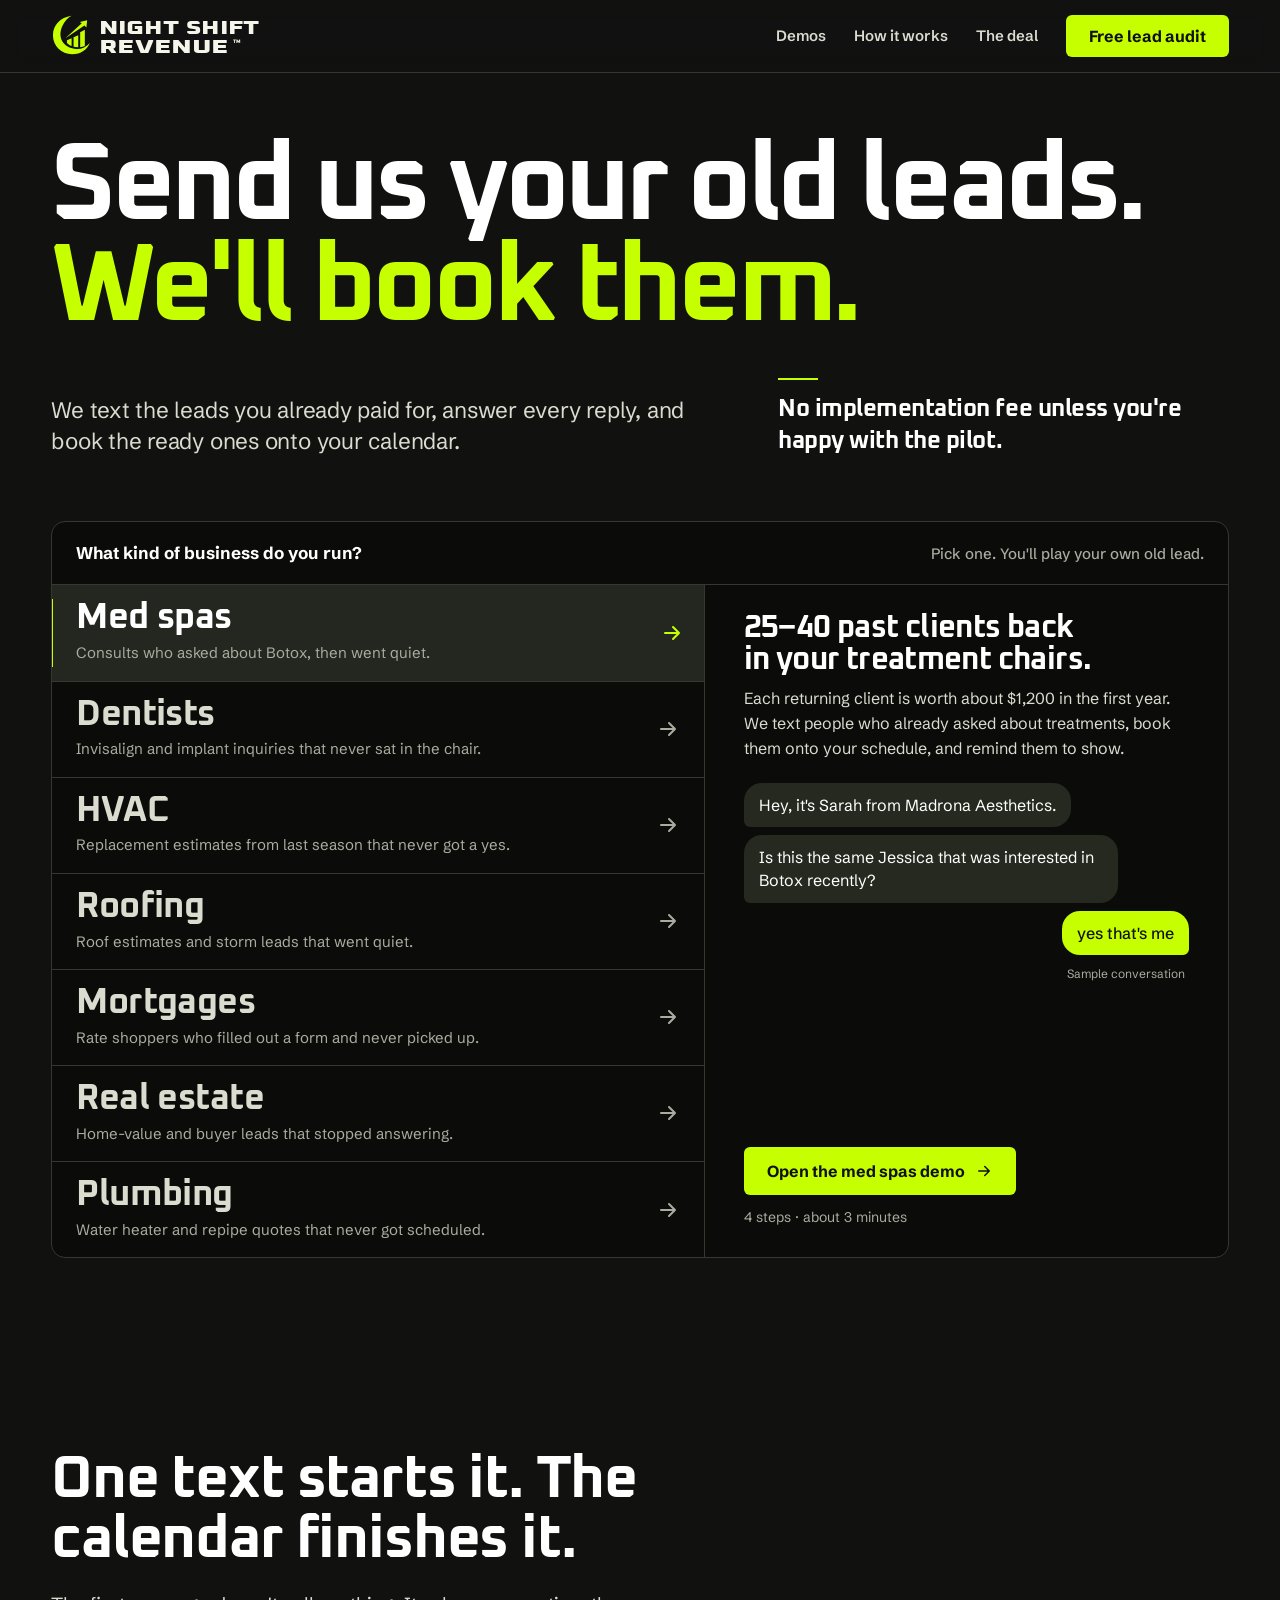
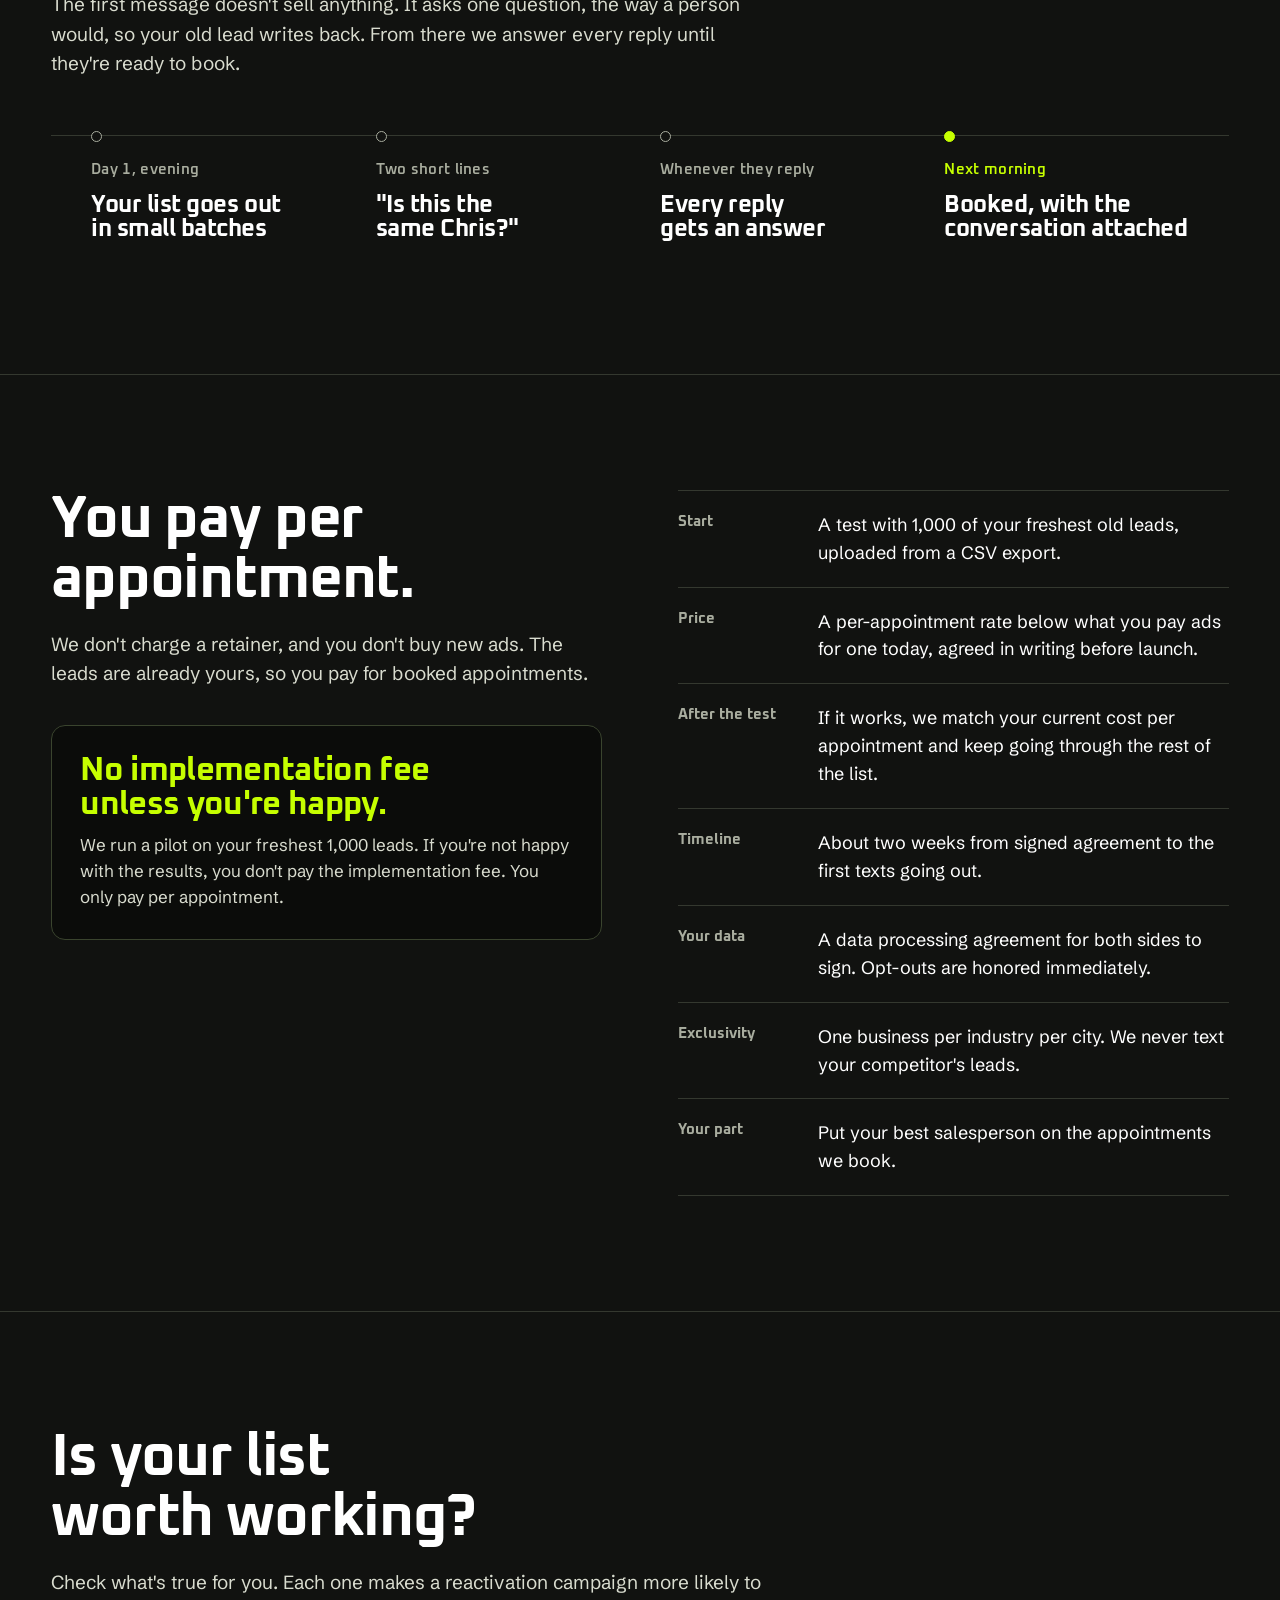
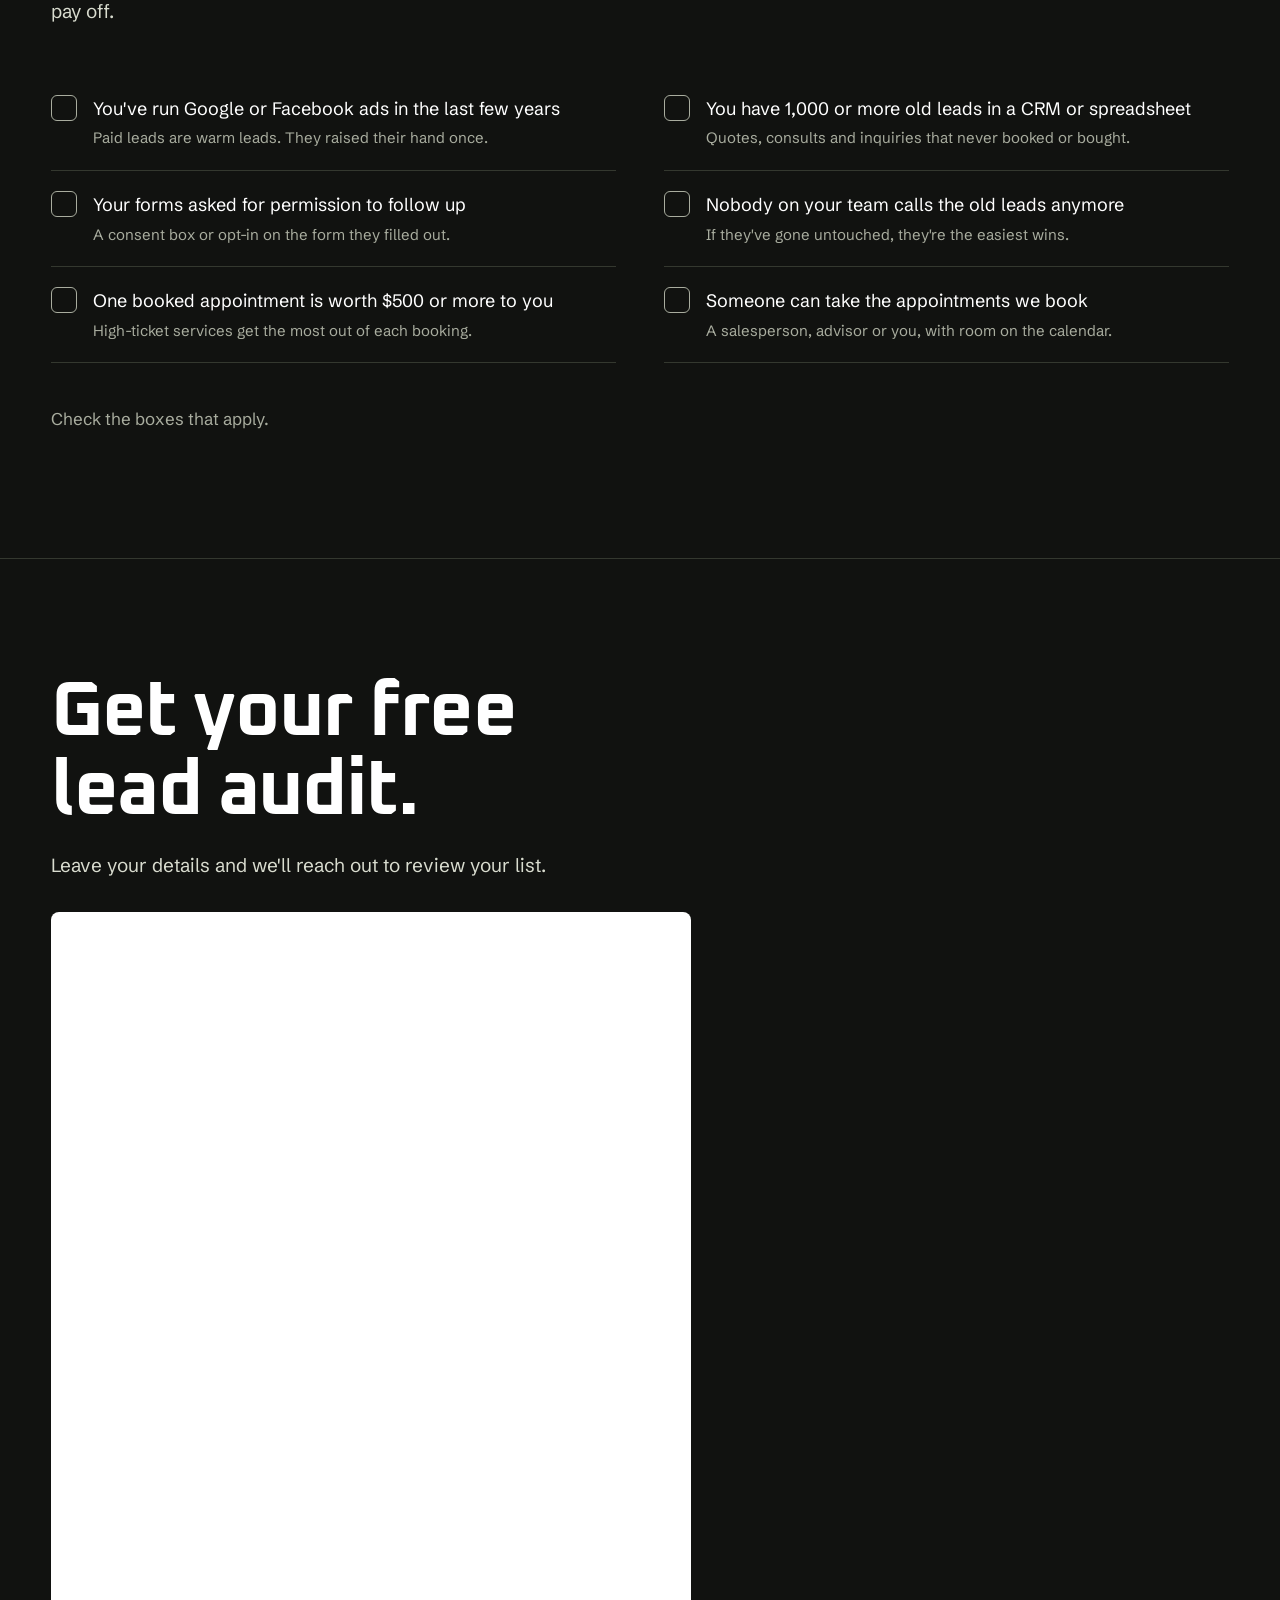
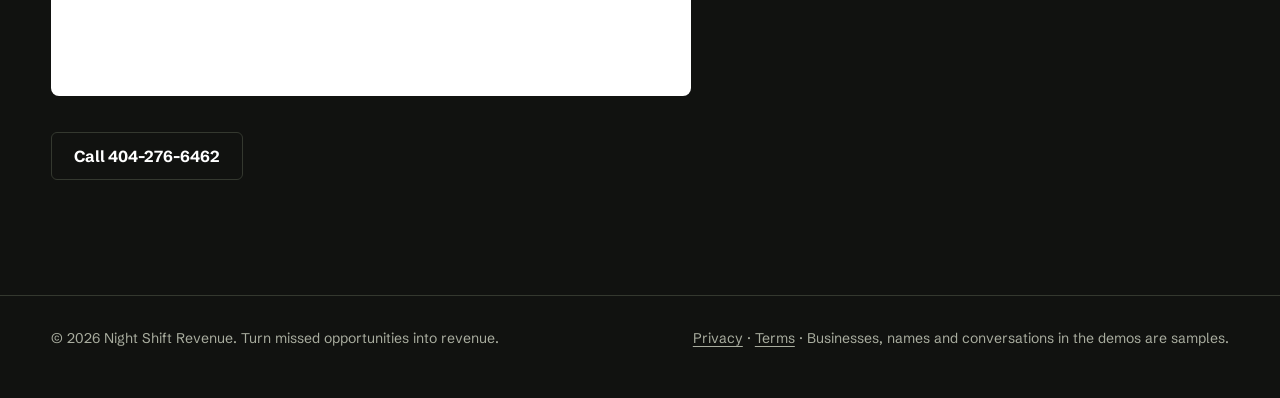
<file: index.html>
<!doctype html>
<html lang="en">
<head>
<meta charset="utf-8">
<meta name="viewport" content="width=device-width, initial-scale=1, viewport-fit=cover">
<title>Night Shift Revenue</title>
<meta name="description" content="We text your old leads, answer every reply, and book them onto your calendar. No implementation fee unless you're happy with the pilot. Pay per appointment.">
<link rel="icon" href="assets/brand/favicon.svg" type="image/svg+xml">
<link rel="apple-touch-icon" href="assets/brand/apple-touch-icon.png">
<link rel="canonical" href="https://nightshiftrevenue.com/">
<link rel="stylesheet" href="assets/styles.css">
</head>
<body>
<a class="skip" href="#main">Skip to content</a>

<header class="top">
  <div class="wrap">
    <a class="logo" href="index.html" aria-label="Night Shift Revenue home"><img src="assets/brand/lockup-horizontal-dark.svg" alt="Night Shift Revenue" width="540" height="124"></a>
    <nav aria-label="Main">
      <a href="#demos">Demos</a>
      <a href="#overnight">How it works</a>
      <a href="#deal">The deal</a>
      <a class="btn btn-lime" href="#audit">Free lead audit</a>
    </nav>
  </div>
</header>

<main id="main">
  <section class="hero" id="demos">
    <div class="wrap">
      <h1><span>Send us your old leads.</span> <em>We'll book them.</em></h1>
      <div class="hero-row">
        <p class="hero-sub">We text the leads you already paid for, answer every reply, and book the ready ones onto your calendar.</p>
        <p class="hero-promise">No implementation fee unless you're happy with the pilot.</p>
      </div>

      <div class="launcher">
        <p class="launcher-q">What kind of business do you run? <span>Pick one. You'll play your own old lead.</span></p>
        <ul class="niche-list" id="nicheList"></ul>
        <div class="preview" id="preview" aria-live="polite"></div>
      </div>
    </div>
  </section>

  <section class="section" id="overnight">
    <div class="wrap">
      <h2>One text starts it. The calendar finishes it.</h2>
      <p class="lede">The first message doesn't sell anything. It asks one question, the way a person would, so your old lead writes back. From there we answer every reply until they're ready to book.</p>
      <ol class="night">
        <li>
          <time>Day 1, evening</time>
          <h3>Your list goes out in small batches</h3>
        </li>
        <li>
          <time>Two short lines</time>
          <h3>"Is this the same Chris?"</h3>
        </li>
        <li>
          <time>Whenever they reply</time>
          <h3>Every reply gets an answer</h3>
        </li>
        <li>
          <time>Next morning</time>
          <h3>Booked, with the conversation attached</h3>
        </li>
      </ol>
    </div>
  </section>

  <section class="section" id="deal">
    <div class="wrap deal">
      <div>
        <h2>You pay per appointment.</h2>
        <p class="lede">We don't charge a retainer, and you don't buy new ads. The leads are already yours, so you pay for booked appointments.</p>
        <div class="guarantee">
          <h3>No implementation fee unless you're happy.</h3>
          <p>We run a pilot on your freshest 1,000 leads. If you're not happy with the results, you don't pay the implementation fee. You only pay per appointment.</p>
        </div>
      </div>
      <dl class="terms">
        <div><dt>Start</dt><dd>A test with 1,000 of your freshest old leads, uploaded from a CSV export.</dd></div>
        <div><dt>Price</dt><dd>A per-appointment rate below what you pay ads for one today, agreed in writing before launch.</dd></div>
        <div><dt>After the test</dt><dd>If it works, we match your current cost per appointment and keep going through the rest of the list.</dd></div>
        <div><dt>Timeline</dt><dd>About two weeks from signed agreement to the first texts going out.</dd></div>
        <div><dt>Your data</dt><dd>A data processing agreement for both sides to sign. Opt-outs are honored immediately.</dd></div>
        <div><dt>Exclusivity</dt><dd>One business per industry per city. We never text your competitor's leads.</dd></div>
        <div><dt>Your part</dt><dd>Put your best salesperson on the appointments we book.</dd></div>
      </dl>
    </div>
  </section>

  <section class="section" id="fit">
    <div class="wrap">
      <h2>Is your list worth working?</h2>
      <p class="lede">Check what's true for you. Each one makes a reactivation campaign more likely to pay off.</p>
      <div class="fit" id="fitList">
        <label><input class="check" type="checkbox"> <span>You've run Google or Facebook ads in the last few years<small>Paid leads are warm leads. They raised their hand once.</small></span></label>
        <label><input class="check" type="checkbox"> <span>You have 1,000 or more old leads in a CRM or spreadsheet<small>Quotes, consults and inquiries that never booked or bought.</small></span></label>
        <label><input class="check" type="checkbox"> <span>Your forms asked for permission to follow up<small>A consent box or opt-in on the form they filled out.</small></span></label>
        <label><input class="check" type="checkbox"> <span>Nobody on your team calls the old leads anymore<small>If they've gone untouched, they're the easiest wins.</small></span></label>
        <label><input class="check" type="checkbox"> <span>One booked appointment is worth $500 or more to you<small>High-ticket services get the most out of each booking.</small></span></label>
        <label><input class="check" type="checkbox"> <span>Someone can take the appointments we book<small>A salesperson, advisor or you, with room on the calendar.</small></span></label>
      </div>
      <div class="fit-out" aria-live="polite"><p id="fitMsg" class="idle">Check the boxes that apply.</p></div>
    </div>
  </section>

  <section class="section close">
    <div class="wrap">
      <h2>Get your free lead audit.</h2>
      <p class="lede">Leave your details and we'll reach out to review your list.</p>
      <div class="optin" id="audit">
        <iframe src="https://api.leadconnectorhq.com/widget/form/fLHzoXUsvdD3PKHsSopx" style="width:100%;height:760px;border:none;border-radius:4px" id="inline-fLHzoXUsvdD3PKHsSopx" data-layout="{'id':'INLINE'}" data-trigger-type="alwaysShow" data-activation-type="alwaysActivated" data-deactivation-type="neverDeactivate" data-form-name="NSR Website Opt-In" data-height="760" data-layout-iframe-id="inline-fLHzoXUsvdD3PKHsSopx" data-form-id="fLHzoXUsvdD3PKHsSopx" title="NSR Website Opt-In"></iframe>
        <script src="https://link.msgsndr.com/js/form_embed.js"></script>
      </div>
      <div class="row">
        <a class="btn btn-ghost" id="callBtn" href="tel:+14042766462">Call 404-276-6462</a>
      </div>
    </div>
  </section>
</main>

<footer class="foot">
  <div class="wrap">
    <span>© 2026 Night Shift Revenue. Turn missed opportunities into revenue.</span>
    <span><a href="/privacy">Privacy</a> · <a href="/terms">Terms</a> · Businesses, names and conversations in the demos are samples.</span>
  </div>
</footer>

<script src="assets/niches.js"></script>
<script src="assets/home.js"></script>
</body>
</html>
</file>
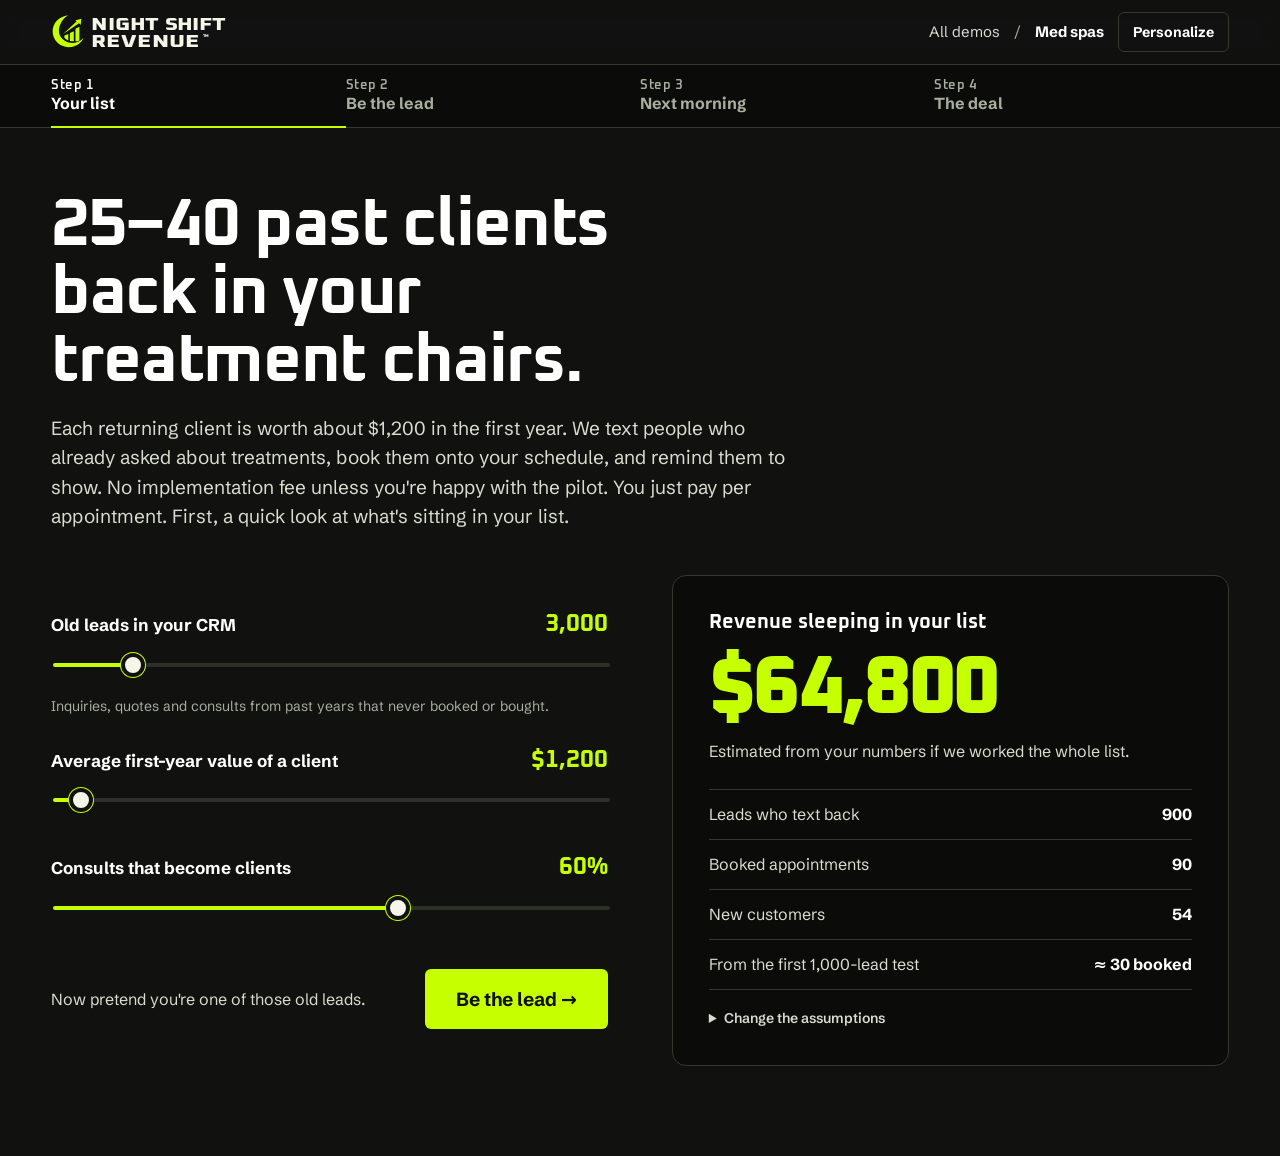
<file: demo.html>
<!doctype html>
<html lang="en">
<head>
<meta charset="utf-8">
<meta name="viewport" content="width=device-width, initial-scale=1, viewport-fit=cover">
<title>Live Demo · Night Shift Revenue</title>
<meta name="description" content="A live database reactivation demo: play your own old lead and watch the conversation book an appointment.">
<link rel="icon" href="assets/brand/favicon.svg" type="image/svg+xml">
<link rel="stylesheet" href="assets/styles.css">
</head>
<body class="demo-body">
<a class="skip" href="#stage">Skip to demo</a>

<header class="top demo-top">
  <div class="wrap">
    <a class="logo" href="index.html" aria-label="Night Shift Revenue home"><img src="assets/brand/lockup-horizontal-dark.svg" alt="Night Shift Revenue" width="540" height="124"></a>
    <div class="crumbs">
      <a href="index.html#demos">All demos</a><span class="sep" aria-hidden="true">/</span>
      <b id="crumbNiche">Demo</b>
      <button class="btn btn-ghost" id="personalizeBtn" type="button" style="min-height:40px;padding:0 14px;font-size:14px">Personalize</button>
    </div>
  </div>
</header>

<nav class="steps" aria-label="Demo steps">
  <button class="step-tab" type="button" data-step="1"><span class="s-n">Step 1</span><span class="s-t">Your list</span></button>
  <button class="step-tab" type="button" data-step="2"><span class="s-n">Step 2</span><span class="s-t">Be the lead</span></button>
  <button class="step-tab" type="button" data-step="3"><span class="s-n">Step 3</span><span class="s-t">Next morning</span></button>
  <button class="step-tab" type="button" data-step="4"><span class="s-n">Step 4</span><span class="s-t">The deal</span></button>
</nav>

<main class="stage" id="stage">
  <div class="wrap">

    <!-- STEP 1 -->
    <section class="panel" data-panel="1" aria-labelledby="h1">
      <div class="panel-head">
        <h1 id="h1"></h1>
        <p id="sub1"></p>
      </div>
      <div class="calc">
        <div class="calc-main">
          <div class="field">
            <label for="inLeads">Old leads in your CRM <output id="outLeads" class="num"></output></label>
            <input id="inLeads" type="range" min="500" max="20000" step="500">
            <small>Inquiries, quotes and consults from past years that never booked or bought.</small>
          </div>
          <div class="field">
            <label for="inValue"><span id="valueLabel"></span> <output id="outValue" class="num"></output></label>
            <input id="inValue" type="range" min="300" max="30000" step="100">
          </div>
          <div class="field">
            <label for="inClose"><span id="closeLabel"></span> <output id="outClose" class="num"></output></label>
            <input id="inClose" type="range" min="10" max="90" step="5">
          </div>
          <div class="lead-cta">
            <span class="hint">Now pretend you're one of those old leads.</span>
            <button class="btn btn-lime btn-lg" type="button" data-go="2">Be the lead →</button>
          </div>
        </div>

        <aside class="ledger" aria-live="polite">
          <h2>Revenue sleeping in your list</h2>
          <p class="ledger-big num" id="bigNum">$0</p>
          <p class="ledger-cap">Estimated from your numbers if we worked the whole list.</p>
          <dl class="ledger-rows">
            <div><dt>Leads who text back</dt><dd class="num" id="rReplies"></dd></div>
            <div><dt>Booked appointments</dt><dd class="num" id="rBooked"></dd></div>
            <div><dt>New customers</dt><dd class="num" id="rClosed"></dd></div>
            <div><dt>From the first 1,000-lead test</dt><dd class="num" id="rTest"></dd></div>
          </dl>
          <details>
            <summary>Change the assumptions</summary>
            <div class="field">
              <label for="inReply">Leads who reply <output id="outReply" class="num"></output></label>
              <input id="inReply" type="range" min="5" max="40" step="1" value="30">
              <small>Warm lists usually land between 20% and 40%. We plan on 30%.</small>
            </div>
            <div class="field">
              <label for="inBook">Replies that book <output id="outBook" class="num"></output></label>
              <input id="inBook" type="range" min="2" max="30" step="1" value="10">
              <small id="bookNote">We plan on 10% of replies booking. It's an estimate, not a promise.</small>
            </div>
          </details>
        </aside>
      </div>
      <p class="src-note" id="srcNote" hidden></p>
    </section>

    <!-- STEP 2 -->
    <section class="panel" data-panel="2" hidden aria-labelledby="h2">
      <div class="panel-head">
        <h1 id="h2">You're the lead now. Your phone just buzzed.</h1>
        <p id="sub2"></p>
      </div>
      <div class="live">
        <div class="phone">
          <div class="phone-screen">
            <div class="phone-bar">
              <span class="avatar" id="avatar">S</span>
              <span><b id="phoneName"></b><small id="phoneNum"></small></span>
              <span class="mode" id="modePill">Script</span>
            </div>
            <div class="phone-feed" id="feed"><div class="thread" id="thread" aria-live="polite"></div></div>
            <div class="replies" id="replies"></div>
            <form class="composer" id="composer" autocomplete="off">
              <label class="sr" for="msgIn">Reply as the lead</label>
              <input id="msgIn" placeholder="Type a reply as the lead" enterkeyhint="send">
              <button type="submit" aria-label="Send"><svg viewBox="0 0 24 24" fill="none" stroke="currentColor" stroke-width="2.2" stroke-linecap="round" stroke-linejoin="round" aria-hidden="true"><path d="M12 19V5M5 12l7-7 7 7"/></svg></button>
            </form>
          </div>
        </div>
        <div class="coach">
          <h2>What's happening</h2>
          <p>The first two texts are written in advance and go to every lead. Once someone replies, the AI takes over and works toward a booking.</p>
          <ol class="beats" id="beats">
            <li class="beat" data-beat="1"><i class="dot"></i><div><b>The opener</b><span>Two short lines with their first name and the service they asked about. It doesn't sell.</span></div></li>
            <li class="beat" data-beat="2"><i class="dot"></i><div><b>The follow-up</b><span>"My calendar just pinged me…" It sounds like a real person picking the thread back up.</span></div></li>
            <li class="beat" data-beat="3"><i class="dot"></i><div><b>AI takes over</b><span>It asks the same questions your best salesperson would ask.</span></div></li>
            <li class="beat" data-beat="4"><i class="dot"></i><div><b>Handles the hard question</b><span>Price and rate questions go to your expert, and the booking stays on track.</span></div></li>
            <li class="beat" data-beat="5"><i class="dot"></i><div><b>Booked</b><span>A real time on your calendar, confirmed with your phone number.</span></div></li>
          </ol>
          <p class="coach-tip">Tap a reply or type your own, the way you'd really text back. Try "how much?", "who is this?", "are you a bot?" or "no". <button class="btn btn-ghost" id="restart" type="button" style="min-height:36px;padding:0 12px;font-size:14px;margin-left:6px">Start over</button></p>
        </div>
      </div>
      <div class="panel-foot">
        <button class="btn btn-ghost" type="button" data-go="1">← Your list</button>
        <button class="btn btn-lime" type="button" data-go="3" id="toMorning">See what your team gets →</button>
      </div>
    </section>

    <!-- STEP 3 -->
    <section class="panel" data-panel="3" hidden aria-labelledby="h3">
      <div class="panel-head">
        <h1 id="h3">The next morning, it's already on your calendar.</h1>
        <p>Your team doesn't dig through old files. Each booking arrives with what the lead wants, what they asked, and the whole conversation.</p>
      </div>
      <div class="morning">
        <div>
          <article class="appt">
            <div class="appt-top"><span class="badge">Booked</span><span class="sample">Sample booking</span></div>
            <h2 id="apptName"></h2>
            <p class="appt-when" id="apptWhen"></p>
            <dl id="apptFacts"></dl>
            <p class="appt-quote" id="apptQuote"></p>
          </article>
          <div class="bumps">
            <h3>And if they hadn't replied?</h3>
            <p>Leads who stay quiet get up to three short bumps a day or two apart. No reply after that, and we leave them alone.</p>
            <ul class="bump-list" id="bumpList"></ul>
          </div>
        </div>
        <div class="calendar">
          <div class="cal-head"><b id="calTitle"></b><small>Sample calendar</small></div>
          <div id="calRows"></div>
        </div>
      </div>
      <div class="panel-foot">
        <button class="btn btn-ghost" type="button" data-go="2">← Back to the text</button>
        <button class="btn btn-lime" type="button" data-go="4">How we'd start →</button>
      </div>
    </section>

    <!-- STEP 4 -->
    <section class="panel" data-panel="4" hidden aria-labelledby="h4">
      <div class="panel-head">
        <h1 id="h4"></h1>
        <p>We work on performance: we bring back your old leads, book them with your team, and you pay per appointment. Here's how we start.</p>
      </div>
      <div class="offer">
        <div class="test-card">
          <h2>The 1,000-lead test</h2>
          <ol>
            <li><div><b>Free lead audit</b><span>Send a CSV export. We check lead age, source and opt-in records, then tell you plainly whether the list is worth working.</span></div></li>
            <li><div><b>Test with your freshest 1,000</b><span id="testEst"></span></div></li>
            <li><div><b>A per-appointment rate, in writing</b><span>Set below what you pay ads for an appointment today. If the test works, we match your current cost and keep going.</span></div></li>
            <li><div><b>Live in about two weeks</b><span>We write the texts in your business's voice and you approve them. You also get a data processing agreement for both sides to sign.</span></div></li>
            <li><div><b>No implementation fee unless you're happy</b><span>Run the pilot on your freshest 1,000 leads. If you're not happy with the results, you don't pay the implementation fee. Either way, you only pay per appointment.</span></div></li>
            <li><div><b>One business per industry per city</b><span>We never text your competitor's leads.</span></div></li>
          </ol>
        </div>
        <div>
          <form class="form" id="auditForm" novalidate>
            <div class="two">
              <label>Your name<input name="name" autocomplete="name" required></label>
              <label>Business<input name="biz" id="fBiz" autocomplete="organization" required></label>
            </div>
            <div class="two">
              <label>Mobile<input name="phone" type="tel" autocomplete="tel" required></label>
              <label>Email<input name="email" type="email" autocomplete="email"></label>
            </div>
            <label>About how many old leads?<input name="leads" id="fLeads" inputmode="numeric"></label>
            <button class="btn btn-lime" type="submit">Start my free lead audit</button>
            <p class="form-note" id="formNote">Nothing is sent from this page. On the next screen you choose to text it to Connor.</p>
          </form>
          <div class="who">
            <div class="who-photo" aria-hidden="true">[PHOTO]</div>
            <div>
              <b>You'll be working with Connor Fleming</b>
              <a href="tel:+14042766462">404-276-6462</a>
              <ul>
                <li>We only text leads who asked you to contact them.</li>
                <li>Both sides sign a data agreement before you send a list.</li>
                <li>Anyone who replies STOP is never texted again.</li>
              </ul>
            </div>
          </div>
          <div class="form-done" id="formDone" hidden>
            <h3>Almost done. Send it to Connor.</h3>
            <p id="doneText"></p>
            <div class="row">
              <a class="btn" id="smsLink" href="#">Text it to Connor</a>
              <button class="btn ghosty" type="button" id="copyBtn">Copy details</button>
            </div>
          </div>
        </div>
      </div>
      <div class="panel-foot">
        <button class="btn btn-ghost" type="button" data-go="3">← Next morning</button>
        <a class="btn btn-ghost" href="index.html#demos">Try another industry</a>
      </div>
    </section>

  </div>
</main>

<div class="drawer" id="drawer" aria-hidden="true">
  <div class="drawer-panel" role="dialog" aria-modal="true" aria-labelledby="dTitle">
    <button class="drawer-x" type="button" id="drawerX" aria-label="Close"><svg viewBox="0 0 24 24" fill="none" stroke="currentColor" stroke-width="2" stroke-linecap="round"><path d="M6 6l12 12M18 6 6 18"/></svg></button>
    <h2 id="dTitle">Personalize this demo</h2>
    <p>Fill this in before the visit so the owner sees their own business in the texts. It's saved on this device only.</p>
    <form class="form" id="pForm">
      <label>Business name<input name="biz"></label>
      <label>Assistant name<input name="ai"></label>
      <label>Sample lead's first name<input name="lead"></label>
      <label>Service they asked about<input name="service"></label>
      <label>Who takes the appointment<input name="advisorShort"></label>
      <label>Business phone<input name="phone" type="tel"></label>
      <div class="ai-box">
        <h3>Live AI replies (optional)</h3>
        <p>Without a key, the phone runs a built-in script that understands typed replies and works offline. Add an OpenAI or Anthropic API key and the AI writes every reply live from this industry's playbook. Live mode needs internet and is billed to that account. The key is saved on this device only and never goes into the link.</p>
        <label>OpenAI or Anthropic API key<input name="aiKey" type="password" autocomplete="off" spellcheck="false" placeholder="sk-… or sk-ant-…"></label>
        <label>OpenAI model<input name="aiModel" autocomplete="off" spellcheck="false" placeholder="gpt-4o-mini"></label>
      </div>
      <div class="two">
        <button class="btn btn-lime" type="submit">Save</button>
        <button class="btn btn-ghost" type="button" id="pReset">Reset to sample</button>
      </div>
    </form>
    <div class="drawer-link">Link with these details (open it on your tablet before the visit):<code id="pLink"></code></div>
  </div>
</div>

<script src="assets/niches.js"></script>
<script src="assets/demo.js"></script>
</body>
</html>
</file>
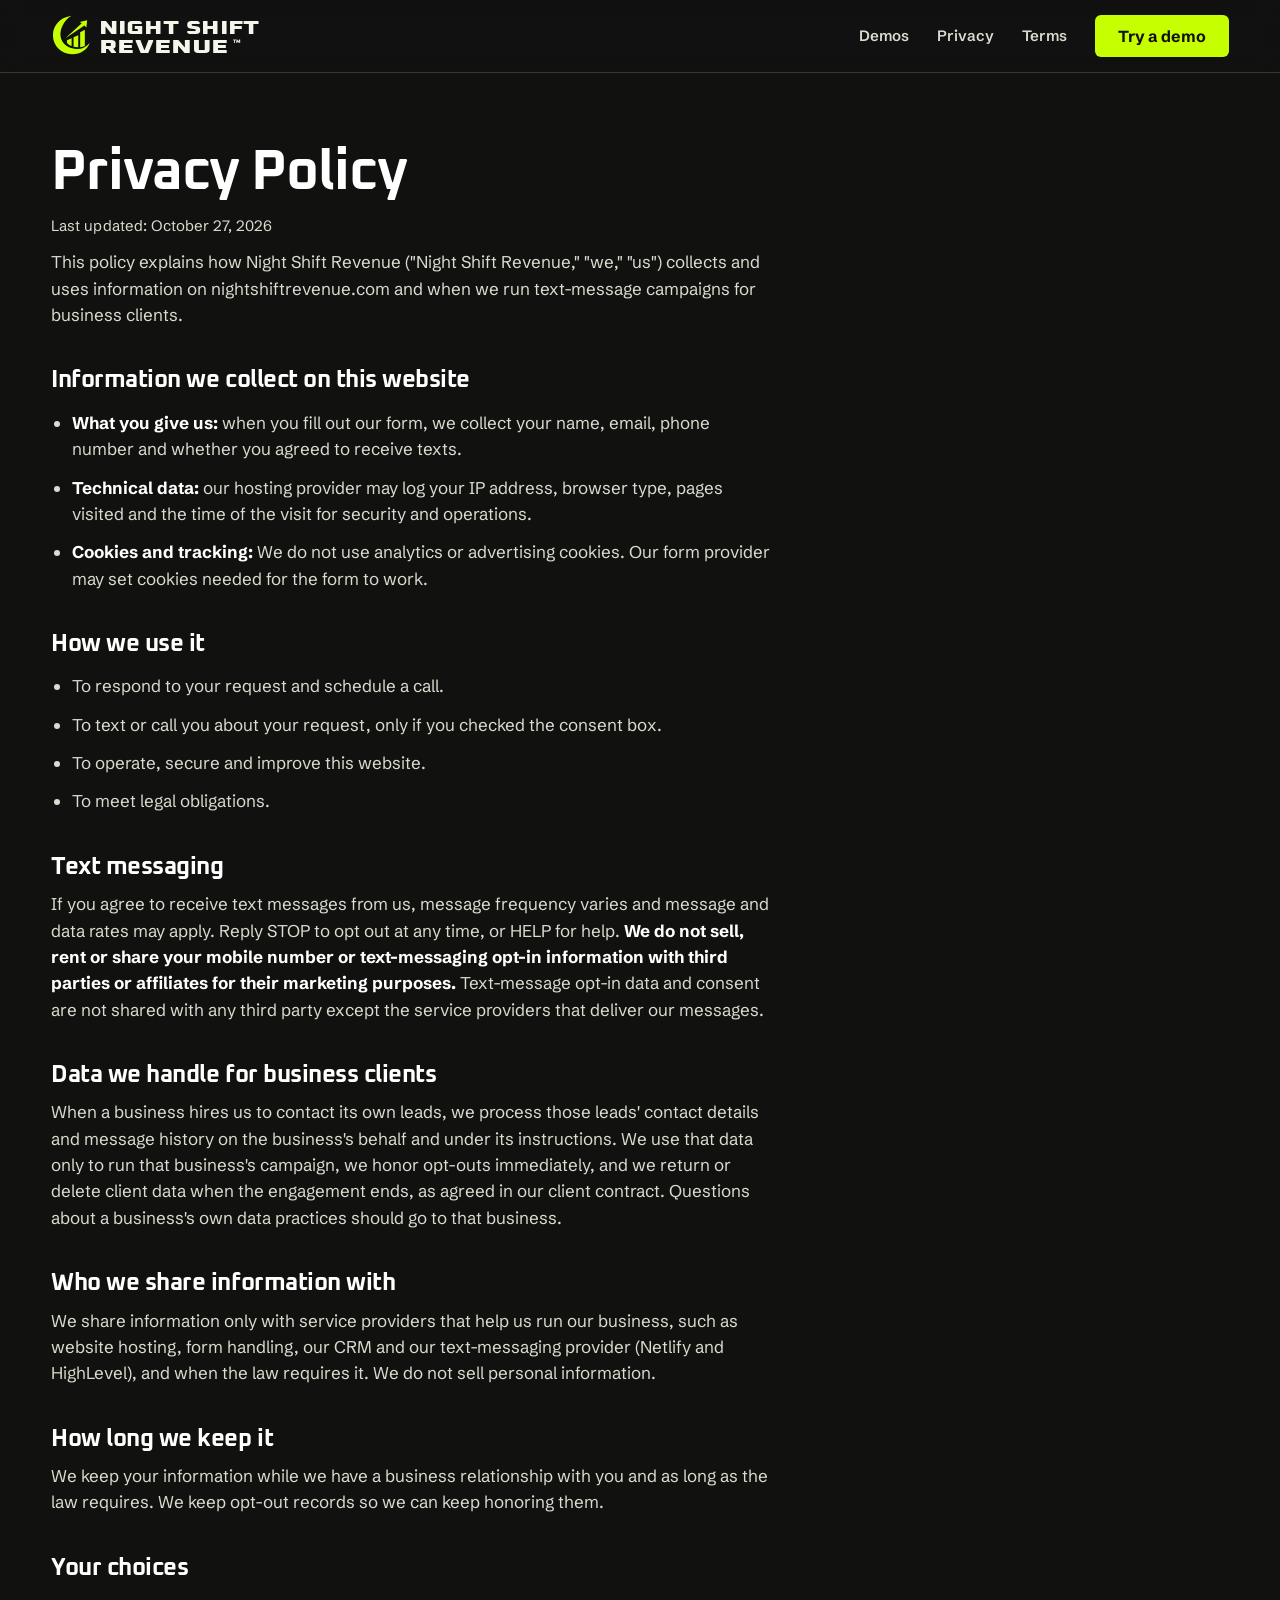
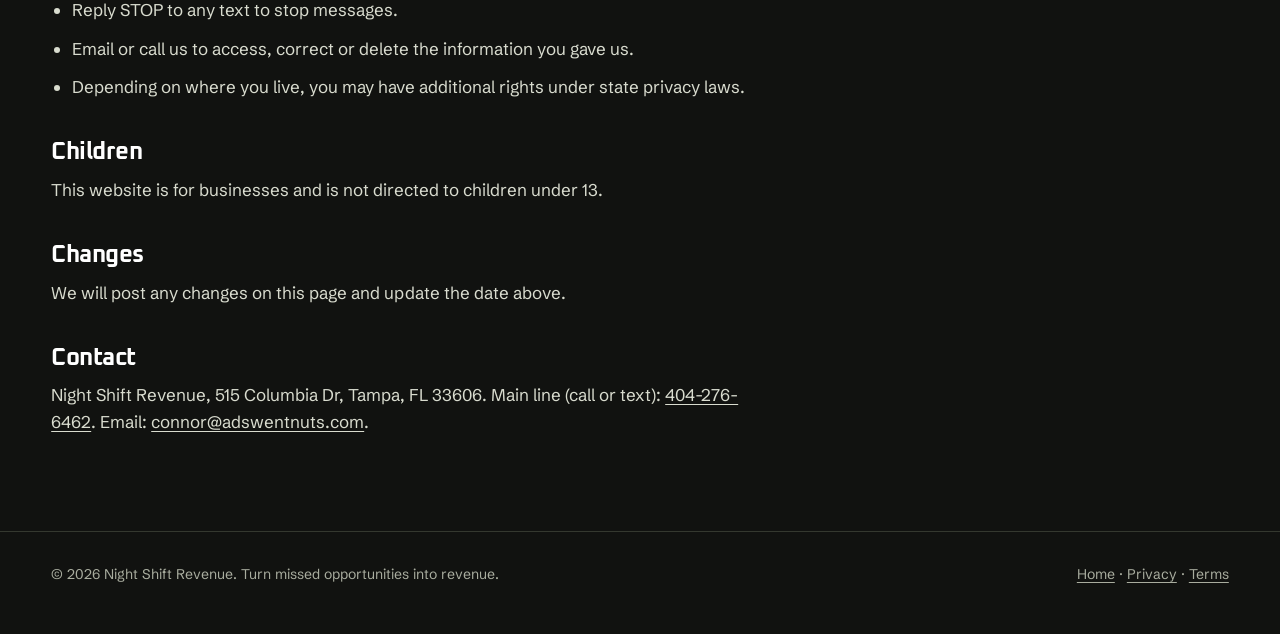
<file: privacy.html>
<!doctype html>
<html lang="en">
<head>
  <meta charset="utf-8">
  <meta name="viewport" content="width=device-width, initial-scale=1">
  <title>Privacy Policy · Night Shift Revenue</title>
  <meta name="robots" content="noindex">
  <meta name="theme-color" content="#111210">
  <link rel="icon" href="/assets/brand/favicon-32.png" sizes="32x32" type="image/png">
  <link rel="icon" href="/assets/brand/favicon.svg" type="image/svg+xml">
  <link rel="apple-touch-icon" href="/assets/brand/apple-touch-icon.png">
  <link rel="stylesheet" href="/assets/styles.css">
</head>
<body>
  <a class="skip" href="#main">Skip to content</a>
  <header class="top">
    <div class="wrap">
      <a class="logo" href="/" aria-label="Night Shift Revenue home"><img src="/assets/brand/lockup-horizontal-dark.svg" alt="Night Shift Revenue" width="540" height="124"></a>
      <nav aria-label="Main">
        <a href="/#demos">Demos</a>
        <a href="/privacy">Privacy</a>
        <a href="/terms">Terms</a>
        <a class="btn btn-lime" href="/#demos">Try a demo</a>
      </nav>
    </div>
  </header>

    <main id="main" class="doc wrap">
      <article class="doc-body">
                <h1>Privacy Policy</h1>
        <p class="doc-meta">Last updated: October 27, 2026</p>

        <p>This policy explains how Night Shift Revenue ("Night Shift Revenue," "we," "us") collects and uses information on nightshiftrevenue.com and when we run text-message campaigns for business clients.</p>

        <h2>Information we collect on this website</h2>
        <ul>
          <li><strong>What you give us:</strong> when you fill out our form, we collect your name, email, phone number and whether you agreed to receive texts.</li>
          <li><strong>Technical data:</strong> our hosting provider may log your IP address, browser type, pages visited and the time of the visit for security and operations.</li>
          <li><strong>Cookies and tracking:</strong> We do not use analytics or advertising cookies. Our form provider may set cookies needed for the form to work.</li>
        </ul>

        <h2>How we use it</h2>
        <ul>
          <li>To respond to your request and schedule a call.</li>
          <li>To text or call you about your request, only if you checked the consent box.</li>
          <li>To operate, secure and improve this website.</li>
          <li>To meet legal obligations.</li>
        </ul>

        <h2>Text messaging</h2>
        <p>If you agree to receive text messages from us, message frequency varies and message and data rates may apply. Reply STOP to opt out at any time, or HELP for help. <strong>We do not sell, rent or share your mobile number or text-messaging opt-in information with third parties or affiliates for their marketing purposes.</strong> Text-message opt-in data and consent are not shared with any third party except the service providers that deliver our messages.</p>

        <h2>Data we handle for business clients</h2>
        <p>When a business hires us to contact its own leads, we process those leads' contact details and message history on the business's behalf and under its instructions. We use that data only to run that business's campaign, we honor opt-outs immediately, and we return or delete client data when the engagement ends, as agreed in our client contract. Questions about a business's own data practices should go to that business.</p>

        <h2>Who we share information with</h2>
        <p>We share information only with service providers that help us run our business, such as website hosting, form handling, our CRM and our text-messaging provider (Netlify and HighLevel), and when the law requires it. We do not sell personal information.</p>

        <h2>How long we keep it</h2>
        <p>We keep your information while we have a business relationship with you and as long as the law requires. We keep opt-out records so we can keep honoring them.</p>

        <h2>Your choices</h2>
        <ul>
          <li>Reply STOP to any text to stop messages.</li>
          <li>Email or call us to access, correct or delete the information you gave us.</li>
          <li>Depending on where you live, you may have additional rights under state privacy laws.</li>
        </ul>

        <h2>Children</h2>
        <p>This website is for businesses and is not directed to children under 13.</p>

        <h2>Changes</h2>
        <p>We will post any changes on this page and update the date above.</p>

        <h2>Contact</h2>
        <p>Night Shift Revenue, 515 Columbia Dr, Tampa, FL 33606. Main line (call or text): <a href="tel:+14042766462">404-276-6462</a>. Email: <a href="mailto:connor@adswentnuts.com">connor@adswentnuts.com</a>.</p>
      </article>
    </main>

    <footer class="foot">
    <div class="wrap">
      <span>© 2026 Night Shift Revenue. Turn missed opportunities into revenue.</span>
      <span><a href="/">Home</a> · <a href="/privacy">Privacy</a> · <a href="/terms">Terms</a></span>
    </div>
  </footer>
</body>
</html>
</file>
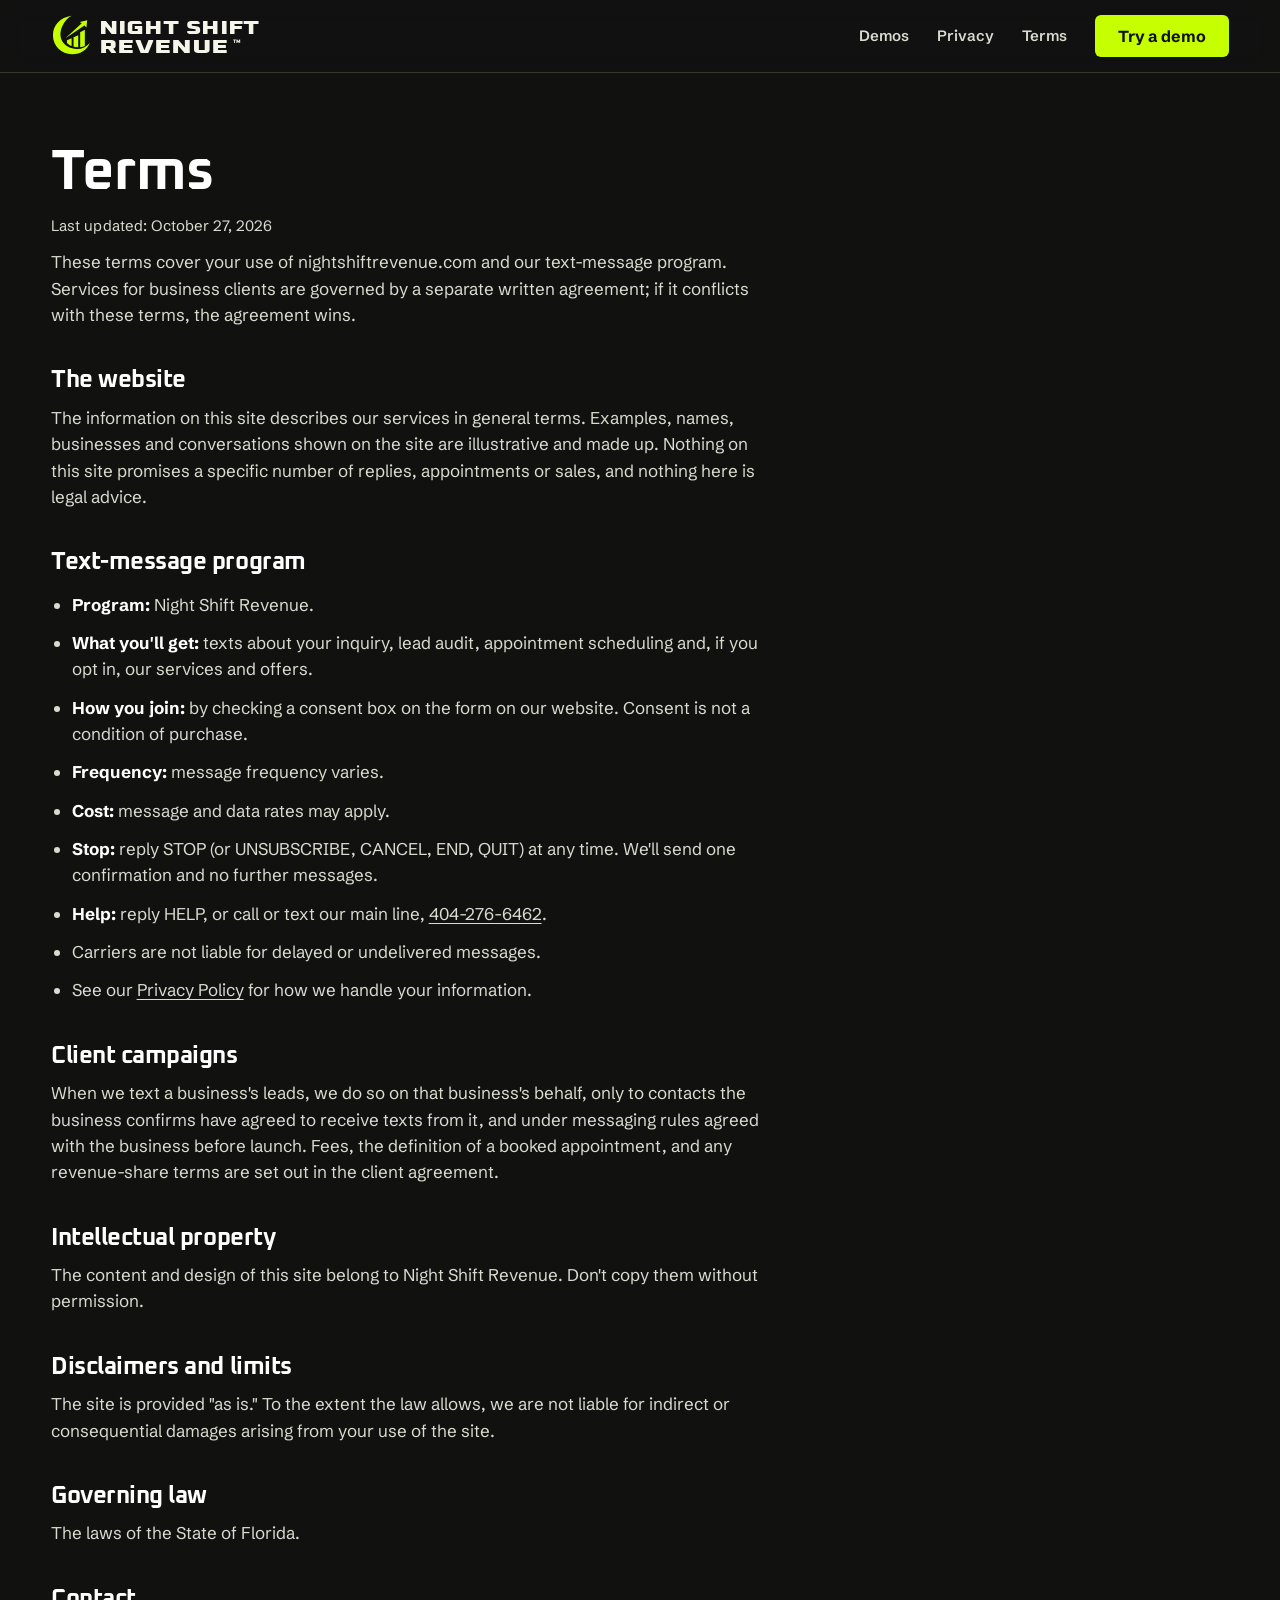
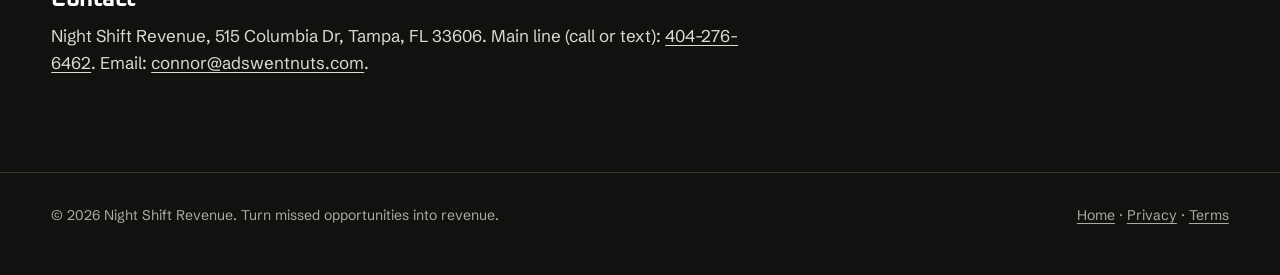
<file: terms.html>
<!doctype html>
<html lang="en">
<head>
  <meta charset="utf-8">
  <meta name="viewport" content="width=device-width, initial-scale=1">
  <title>Terms · Night Shift Revenue</title>
  <meta name="robots" content="noindex">
  <meta name="theme-color" content="#111210">
  <link rel="icon" href="/assets/brand/favicon-32.png" sizes="32x32" type="image/png">
  <link rel="icon" href="/assets/brand/favicon.svg" type="image/svg+xml">
  <link rel="apple-touch-icon" href="/assets/brand/apple-touch-icon.png">
  <link rel="stylesheet" href="/assets/styles.css">
</head>
<body>
  <a class="skip" href="#main">Skip to content</a>
  <header class="top">
    <div class="wrap">
      <a class="logo" href="/" aria-label="Night Shift Revenue home"><img src="/assets/brand/lockup-horizontal-dark.svg" alt="Night Shift Revenue" width="540" height="124"></a>
      <nav aria-label="Main">
        <a href="/#demos">Demos</a>
        <a href="/privacy">Privacy</a>
        <a href="/terms">Terms</a>
        <a class="btn btn-lime" href="/#demos">Try a demo</a>
      </nav>
    </div>
  </header>

    <main id="main" class="doc wrap">
      <article class="doc-body">
                <h1>Terms</h1>
        <p class="doc-meta">Last updated: October 27, 2026</p>

        <p>These terms cover your use of nightshiftrevenue.com and our text-message program. Services for business clients are governed by a separate written agreement; if it conflicts with these terms, the agreement wins.</p>

        <h2>The website</h2>
        <p>The information on this site describes our services in general terms. Examples, names, businesses and conversations shown on the site are illustrative and made up. Nothing on this site promises a specific number of replies, appointments or sales, and nothing here is legal advice.</p>

        <h2>Text-message program</h2>
        <ul>
          <li><strong>Program:</strong> Night Shift Revenue.</li>
          <li><strong>What you'll get:</strong> texts about your inquiry, lead audit, appointment scheduling and, if you opt in, our services and offers.</li>
          <li><strong>How you join:</strong> by checking a consent box on the form on our website. Consent is not a condition of purchase.</li>
          <li><strong>Frequency:</strong> message frequency varies.</li>
          <li><strong>Cost:</strong> message and data rates may apply.</li>
          <li><strong>Stop:</strong> reply STOP (or UNSUBSCRIBE, CANCEL, END, QUIT) at any time. We'll send one confirmation and no further messages.</li>
          <li><strong>Help:</strong> reply HELP, or call or text our main line, <a href="tel:+14042766462">404-276-6462</a>.</li>
          <li>Carriers are not liable for delayed or undelivered messages.</li>
          <li>See our <a href="/privacy">Privacy Policy</a> for how we handle your information.</li>
        </ul>

        <h2>Client campaigns</h2>
        <p>When we text a business's leads, we do so on that business's behalf, only to contacts the business confirms have agreed to receive texts from it, and under messaging rules agreed with the business before launch. Fees, the definition of a booked appointment, and any revenue-share terms are set out in the client agreement.</p>

        <h2>Intellectual property</h2>
        <p>The content and design of this site belong to Night Shift Revenue. Don't copy them without permission.</p>

        <h2>Disclaimers and limits</h2>
        <p>The site is provided "as is." To the extent the law allows, we are not liable for indirect or consequential damages arising from your use of the site.</p>

        <h2>Governing law</h2>
        <p>The laws of the State of Florida.</p>

        <h2>Contact</h2>
        <p>Night Shift Revenue, 515 Columbia Dr, Tampa, FL 33606. Main line (call or text): <a href="tel:+14042766462">404-276-6462</a>. Email: <a href="mailto:connor@adswentnuts.com">connor@adswentnuts.com</a>.</p>
      </article>
    </main>

    <footer class="foot">
    <div class="wrap">
      <span>© 2026 Night Shift Revenue. Turn missed opportunities into revenue.</span>
      <span><a href="/">Home</a> · <a href="/privacy">Privacy</a> · <a href="/terms">Terms</a></span>
    </div>
  </footer>
</body>
</html>
</file>
<file: assets/styles.css>
@font-face {
  font-family: "Oxanium";
  src: url("fonts/oxanium.woff2") format("woff2");
  font-weight: 200 800;
  font-display: swap;
}
@font-face {
  font-family: "Schibsted Grotesk";
  src: url("fonts/schibsted-grotesk.woff2") format("woff2");
  font-weight: 400 900;
  font-display: swap;
}

:root {
  --night-950: #0b0c0a;
  --night-900: #111210;
  --night-850: #1a1a1a;
  --night-800: #242620;
  --night-750: #2c3026;
  --olive: #3a442e;
  --line: #34382f;
  --ink: #ffffff;
  --ink-2: #d9dccf;
  --ink-3: #a9ad9f;
  --lime: #c6ff00;
  --lime-hi: #d7ff59;
  --lime-ink: #111210;
  --moon: #f5f5e9;
  --bubble-in: #26291f;
  --moon-ink-2: #4a4f43;

  --display: "Oxanium", "Schibsted Grotesk", system-ui, sans-serif;
  --body: "Schibsted Grotesk", system-ui, -apple-system, "Segoe UI", sans-serif;

  --gutter: clamp(16px, 4vw, 56px);
  --max: 1320px;
  --r-control: 6px;
  --r-card: 14px;
  --r-bubble: 18px;
  --ease: cubic-bezier(0.16, 1, 0.3, 1);
}

* { box-sizing: border-box; }
html { -webkit-text-size-adjust: 100%; scroll-behavior: smooth; }
body {
  margin: 0;
  background: var(--night-900);
  color: var(--ink);
  font: 400 17px/1.55 var(--body);
  -webkit-font-smoothing: antialiased;
  overflow-x: hidden;
}
::selection { background: var(--lime); color: var(--lime-ink); }
img, svg { display: block; max-width: 100%; }
a { color: inherit; text-underline-offset: 0.2em; text-decoration-thickness: 1px; }
button { font: inherit; color: inherit; }
:focus-visible { outline: 2px solid var(--lime); outline-offset: 3px; border-radius: 4px; }
html { scrollbar-color: var(--olive) var(--night-950); }

.wrap { width: 100%; max-width: var(--max); margin: 0 auto; padding: 0 var(--gutter); }
.skip { position: absolute; left: -9999px; }
.skip:focus { left: 16px; top: 16px; z-index: 99; background: var(--lime); color: var(--lime-ink); padding: 8px 12px; }
.sr { position: absolute; width: 1px; height: 1px; overflow: hidden; clip: rect(0 0 0 0); white-space: nowrap; }

h1, h2, h3 { font-family: var(--display); font-weight: 700; line-height: 1.02; letter-spacing: -0.02em; margin: 0; text-wrap: balance; }
p { margin: 0; }
.num { font-variant-numeric: tabular-nums; }

/* ---------- Buttons ---------- */
.btn {
  display: inline-flex; align-items: center; justify-content: center; gap: 10px;
  min-height: 48px; padding: 0 22px;
  border-radius: var(--r-control); border: 1px solid transparent;
  font: 700 16px/1 var(--body); text-decoration: none; cursor: pointer;
  transition: background-color 0.2s var(--ease), transform 0.2s var(--ease), border-color 0.2s;
}
.btn svg { width: 18px; height: 18px; flex: none; }
.btn-lime { background: var(--lime); color: var(--lime-ink); }
.btn-lime:hover { background: var(--lime-hi); }
.btn-lime:active { transform: translateY(1px); }
.btn-ghost { border-color: var(--line); color: var(--ink); background: transparent; }
.btn-ghost:hover { border-color: var(--ink-3); background: var(--night-800); }
.btn[disabled] { opacity: 0.4; cursor: not-allowed; }

/* ---------- Header ---------- */
.top {
  position: sticky; top: 0; z-index: 30;
  background: color-mix(in srgb, var(--night-900) 88%, transparent);
  backdrop-filter: blur(10px);
  border-bottom: 1px solid var(--line);
}
.top .wrap { display: flex; align-items: center; justify-content: space-between; height: 72px; gap: 20px; }
.logo img { width: 210px; height: auto; }
.top nav { display: flex; align-items: center; gap: 28px; font-size: 15px; font-weight: 600; }
.top nav a { text-decoration: none; color: var(--ink-2); }
.top nav a:hover { color: var(--ink); }
.top nav .btn { color: var(--lime-ink); min-height: 42px; }

/* ---------- Home: hero ---------- */
.hero { padding: clamp(32px, 5vw, 72px) 0 clamp(48px, 6vw, 80px); }
.hero h1 { font-size: clamp(42px, 8.6vw, 112px); line-height: 0.92; letter-spacing: -0.04em; }
.hero h1 span, .hero h1 em { display: block; }
.hero h1 em { font-style: normal; color: var(--lime); }
.hero-row { margin-top: clamp(24px, 3vw, 44px); display: grid; grid-template-columns: minmax(0, 1.5fr) minmax(0, 1fr); gap: clamp(24px, 4vw, 72px); align-items: end; }
.hero-sub { max-width: 52ch; font-size: clamp(18px, 1.75vw, 24px); line-height: 1.38; letter-spacing: -0.01em; color: var(--ink-2); }
.hero-promise { font: 700 clamp(20px, 1.9vw, 28px)/1.3 var(--display); letter-spacing: -0.02em; color: var(--ink); }
.hero-promise::before { content: ""; display: block; width: 40px; height: 2px; margin-bottom: 14px; background: var(--lime); }

/* Niche launcher: the first viewport's working control */
.launcher {
  margin-top: clamp(40px, 5vw, 64px);
  display: grid; grid-template-columns: minmax(0, 1.25fr) minmax(0, 1fr);
  border: 1px solid var(--line); border-radius: var(--r-card); overflow: hidden;
  background: var(--night-950);
}
.launcher-q {
  grid-column: 1 / -1; display: flex; justify-content: space-between; align-items: baseline; gap: 16px;
  padding: 18px 24px; border-bottom: 1px solid var(--line);
  font-weight: 700; font-size: 17px;
}
.launcher-q span { color: var(--ink-3); font-weight: 500; font-size: 15px; }
.niche-list { list-style: none; margin: 0; padding: 0; border-right: 1px solid var(--line); }
.niche-list li + li { border-top: 1px solid var(--line); }
.niche-row {
  display: grid; grid-template-columns: 1fr auto; align-items: center; gap: 4px 18px;
  padding: 16px 24px; text-decoration: none; position: relative;
  transition: background-color 0.25s var(--ease);
}
.niche-row .n-name { font: 700 clamp(26px, 2.8vw, 38px)/1 var(--display); letter-spacing: -0.015em; color: var(--ink-2); transition: color 0.25s var(--ease); }
.niche-row .n-pain { grid-column: 1; font-size: 15px; color: var(--ink-3); }
.niche-row .n-go {
  grid-row: 1 / span 2; grid-column: 2;
  display: inline-flex; align-items: center; gap: 8px; font-weight: 700; font-size: 15px;
  color: var(--ink-3); transition: color 0.25s, transform 0.3s var(--ease);
}
.niche-row .n-go svg { width: 24px; height: 24px; }
.niche-row:hover, .niche-row.is-on { background: var(--night-800); }
.niche-row:hover .n-name, .niche-row.is-on .n-name { color: var(--ink); }
.niche-row.is-on .n-go, .niche-row:hover .n-go { color: var(--lime); transform: translateX(4px); }
.niche-row.is-on::before {
  content: ""; position: absolute; left: 0; top: 14px; bottom: 14px; width: 1px; background: var(--lime);
}

.preview { padding: 28px clamp(20px, 3vw, 40px) 28px; display: flex; flex-direction: column; gap: 22px; min-height: 100%; }
.preview-head h2 { font-size: clamp(26px, 2.4vw, 34px); }
.preview-head p { margin-top: 10px; color: var(--ink-2); font-size: 16px; }
.preview-cta { margin-top: auto; display: flex; flex-wrap: wrap; gap: 12px; align-items: center; }
.preview-cta small { color: var(--ink-3); font-size: 14px; }

/* ---------- SMS thread (shared) ---------- */
.thread { display: flex; flex-direction: column; gap: 8px; }
.msg {
  max-width: 84%; padding: 11px 15px; border-radius: var(--r-bubble);
  font-size: 16px; line-height: 1.42; word-wrap: break-word;
}
.msg.in { align-self: flex-start; background: var(--bubble-in); color: var(--ink); border-bottom-left-radius: 6px; }
.msg.out { align-self: flex-end; background: var(--lime); color: var(--lime-ink); border-bottom-right-radius: 6px; font-weight: 500; }
.msg.note {
  align-self: center; max-width: none; background: none; padding: 4px 0;
  font-size: 12px; font-weight: 700; letter-spacing: 0.06em; text-transform: uppercase; color: var(--ink-3);
}
.msg.note.ai { color: var(--lime); }
.msg.booked {
  align-self: stretch; max-width: none; background: var(--moon); color: var(--night-900);
  border-radius: var(--r-card); padding: 14px 16px; display: grid; gap: 2px;
}
.msg.booked b { font: 800 13px/1.2 var(--body); letter-spacing: 0.08em; text-transform: uppercase; }
.msg.booked span { font-weight: 600; }
.stamp { font-size: 12px; color: var(--ink-3); align-self: flex-start; margin: 2px 4px 6px; }
.stamp.r { align-self: flex-end; }
.typing { align-self: flex-start; display: inline-flex; gap: 4px; padding: 14px 16px; background: var(--bubble-in); border-radius: var(--r-bubble); border-bottom-left-radius: 6px; }
.typing i { width: 7px; height: 7px; border-radius: 50%; background: var(--ink-3); animation: blink 1s infinite; }
.typing i:nth-child(2) { animation-delay: 0.15s; }
.typing i:nth-child(3) { animation-delay: 0.3s; }
@keyframes blink { 0%, 60%, 100% { opacity: 0.3; } 30% { opacity: 1; } }
.msg-enter { animation: rise 0.45s var(--ease) both; }
@keyframes rise { from { opacity: 0; transform: translateY(10px) scale(0.98); filter: blur(2px); } to { opacity: 1; transform: none; filter: none; } }

/* ---------- Home sections ---------- */
.section { padding: clamp(72px, 9vw, 128px) 0; }
.section + .section { border-top: 1px solid var(--line); }
.section h2 { font-size: clamp(34px, 4.6vw, 64px); max-width: 18ch; }
.lede { margin-top: 20px; max-width: 60ch; color: var(--ink-2); font-size: 19px; }

/* Overnight timeline */
.night {
  margin-top: 56px; display: grid; grid-template-columns: repeat(4, minmax(0, 1fr));
  border-top: 1px solid var(--line);
}
.night li { list-style: none; padding: 26px 24px 0 0; position: relative; }
.night li::before {
  content: ""; position: absolute; top: -5px; left: 0; width: 9px; height: 9px; border-radius: 50%;
  background: var(--night-900); border: 1px solid var(--ink-3);
}
.night li:last-child::before { background: var(--lime); border-color: var(--lime); }
.night ol { margin: 0; padding: 0; display: contents; }
.night time { display: block; font: 600 15px/1 var(--display); color: var(--ink-3); letter-spacing: 0.02em; }
.night h3 { margin-top: 16px; font-size: 24px; }
.night p { margin-top: 10px; color: var(--ink-2); font-size: 16px; max-width: 34ch; }
.night li:last-child time { color: var(--lime); }

/* The deal */
.deal { display: grid; grid-template-columns: minmax(0, 1fr) minmax(0, 1fr); gap: clamp(32px, 6vw, 96px); align-items: start; }
.terms { border-top: 1px solid var(--line); margin: 0; padding: 0; }
.terms div { display: grid; grid-template-columns: 12ch 1fr; gap: 20px; padding: 20px 0; border-bottom: 1px solid var(--line); }
.terms dt { font: 700 15px/1.4 var(--display); color: var(--ink-3); }
.terms dd { margin: 0; font-size: 18px; color: var(--ink); }
.guarantee {
  margin-top: 36px; padding: 28px; border-radius: var(--r-card); background: var(--night-950); border: 1px solid var(--olive); color: var(--ink);
}
.guarantee h3 { font-size: clamp(26px, 2.6vw, 34px); color: var(--lime); }
.guarantee p { margin-top: 10px; color: var(--ink-2); }

/* Fit checklist */
.fit { margin-top: 48px; display: grid; grid-template-columns: repeat(2, minmax(0, 1fr)); gap: 0 48px; }
.fit label {
  display: grid; grid-template-columns: 26px 1fr; gap: 16px; align-items: start;
  padding: 20px 0; border-bottom: 1px solid var(--line); cursor: pointer; font-size: 18px;
}
.fit label small { display: block; color: var(--ink-3); font-size: 15px; margin-top: 4px; }
.check {
  appearance: none; width: 26px; height: 26px; margin: 0; border: 1px solid var(--ink-3); border-radius: 6px;
  display: grid; place-items: center; cursor: pointer; transition: background-color 0.2s, border-color 0.2s;
}
.check::after { content: ""; width: 12px; height: 7px; border: 2px solid var(--lime-ink); border-top: 0; border-right: 0; transform: rotate(-45deg) translate(1px, -1px); opacity: 0; }
.check:checked { background: var(--lime); border-color: var(--lime); }
.check:checked::after { opacity: 1; }
.fit-out { margin-top: 32px; display: flex; flex-wrap: wrap; align-items: center; gap: 20px; min-height: 48px; }
.fit-out p { font: 700 22px/1.25 var(--display); max-width: 40ch; }
.fit-out p.idle { font: 400 17px/1.5 var(--body); color: var(--ink-3); }

/* Close */
.close { text-align: left; }
.close h2 { font-size: clamp(40px, 6vw, 88px); max-width: 14ch; }
.close .row { margin-top: 36px; display: flex; flex-wrap: wrap; gap: 14px; }

.foot { border-top: 1px solid var(--line); padding: 32px 0 48px; color: var(--ink-3); font-size: 14px; }
.foot .wrap { display: flex; flex-wrap: wrap; justify-content: space-between; gap: 16px; }

/* ---------- Demo funnel ---------- */
.demo-body { min-height: 100vh; display: flex; flex-direction: column; }
.demo-top .wrap { height: 64px; }
.demo-top .logo img { width: 176px; }
.crumbs { display: flex; align-items: center; gap: 14px; font-size: 15px; color: var(--ink-3); }
.crumbs a { color: var(--ink-2); text-decoration: none; }
.crumbs a:hover { color: var(--ink); }
.crumbs b { color: var(--ink); font-weight: 700; }

.steps {
  display: grid; grid-template-columns: repeat(4, minmax(0, 1fr));
  border-bottom: 1px solid var(--line); background: var(--night-950);
  padding-inline: max(var(--gutter), calc((100vw - var(--max)) / 2 + var(--gutter)));
}
.step-tab {
  appearance: none; background: none; border: 0; text-align: left; cursor: pointer;
  padding: 14px 16px 14px 0; display: grid; gap: 2px; position: relative;
  color: var(--ink-3);
}
.steps .wrap { display: contents; }
.step-tab .s-n { font: 600 13px/1 var(--display); letter-spacing: 0.04em; }
.step-tab .s-t { font: 700 16px/1.2 var(--body); }
.step-tab::after { content: ""; position: absolute; left: 0; right: 0; bottom: -1px; height: 2px; background: transparent; transition: background-color 0.3s; }
.step-tab[aria-current="step"] { color: var(--ink); }
.step-tab[aria-current="step"]::after { background: var(--lime); }
.step-tab.done { color: var(--ink-2); }
.step-tab.done .s-n { color: var(--lime); }
.step-tab[disabled] { cursor: default; }

.stage { flex: 1; padding: clamp(32px, 5vw, 64px) 0 clamp(56px, 7vw, 96px); }
.panel[hidden] { display: none; }
.panel { animation: rise 0.5s var(--ease) both; }
.panel-head h1 { font-size: clamp(36px, 5.2vw, 72px); max-width: 17ch; }
.panel-head p { margin-top: 18px; max-width: 62ch; color: var(--ink-2); font-size: 19px; }
.panel-foot { margin-top: 48px; display: flex; flex-wrap: wrap; gap: 14px; align-items: center; justify-content: space-between; border-top: 1px solid var(--line); padding-top: 24px; }
.panel-foot .hint { color: var(--ink-3); font-size: 15px; }
.lead-cta { display: flex; flex-wrap: wrap; gap: 14px 20px; align-items: center; justify-content: space-between; }
.lead-cta .hint { color: var(--ink-2); font-size: 16px; }
.btn-lg { min-height: 60px; padding: 0 30px; font-size: 19px; }

/* Step 1: the owner's numbers */
.calc { margin-top: 44px; display: grid; grid-template-columns: minmax(0, 1fr) minmax(0, 1fr); gap: clamp(28px, 5vw, 72px); align-items: stretch; }
/* Left column runs level with the ledger box: first label at its heading, button at its bottom edge. */
.calc-main { display: flex; flex-direction: column; padding: calc(clamp(22px, 3vw, 36px) + 1px) 0; }
.calc-main .lead-cta { margin-top: auto; padding-top: 32px; }
.field + .field { margin-top: 30px; }
.field label, .field .lbl { display: flex; justify-content: space-between; align-items: baseline; gap: 12px; font-weight: 700; font-size: 17px; }
.field output { font: 700 24px/1 var(--display); color: var(--lime); }
.field small { display: block; margin-top: 6px; color: var(--ink-3); font-size: 14px; }
input[type="range"] {
  -webkit-appearance: none; appearance: none; width: 100%; height: 36px; margin-top: 8px; background: transparent; cursor: pointer;
}
input[type="range"]::-webkit-slider-runnable-track { height: 4px; border-radius: 4px; background: linear-gradient(to right, var(--lime) var(--fill, 50%), var(--night-750) var(--fill, 50%)); }
input[type="range"]::-moz-range-track { height: 4px; border-radius: 4px; background: var(--night-750); }
input[type="range"]::-moz-range-progress { height: 4px; border-radius: 4px; background: var(--lime); }
input[type="range"]::-webkit-slider-thumb { -webkit-appearance: none; width: 24px; height: 24px; margin-top: -10px; border-radius: 50%; background: var(--moon); border: 4px solid var(--night-900); box-shadow: 0 0 0 1px var(--lime); }
input[type="range"]::-moz-range-thumb { width: 18px; height: 18px; border-radius: 50%; background: var(--moon); border: 4px solid var(--night-900); box-shadow: 0 0 0 1px var(--lime); }
.seg { display: flex; flex-wrap: wrap; gap: 8px; margin-top: 12px; }
.seg button {
  appearance: none; border: 1px solid var(--line); background: var(--night-850); border-radius: 999px;
  padding: 10px 16px; font-weight: 600; font-size: 15px; cursor: pointer; color: var(--ink-2);
  transition: background-color 0.2s, border-color 0.2s, color 0.2s;
}
.seg button:hover { border-color: var(--ink-3); color: var(--ink); }
.seg button[aria-pressed="true"] { background: var(--moon); border-color: var(--moon); color: var(--night-900); }

.ledger { background: var(--night-950); border: 1px solid var(--line); border-radius: var(--r-card); padding: clamp(22px, 3vw, 36px); position: sticky; top: 96px; }
.ledger h2 { font-size: 20px; letter-spacing: 0; }
.ledger-big { margin-top: 18px; font: 800 clamp(48px, 6.4vw, 88px)/0.95 var(--display); letter-spacing: -0.03em; color: var(--lime); }
.ledger-cap { margin-top: 10px; color: var(--ink-2); font-size: 16px; }
.ledger-rows { margin: 26px 0 0; padding: 0; border-top: 1px solid var(--line); }
.ledger-rows div { display: flex; justify-content: space-between; gap: 16px; padding: 12px 0; border-bottom: 1px solid var(--line); font-size: 16px; }
.ledger-rows dt { color: var(--ink-2); }
.ledger-rows dd { margin: 0; font-weight: 700; }
.ledger details { margin-top: 18px; color: var(--ink-3); font-size: 14px; }
.ledger summary { cursor: pointer; font-weight: 600; color: var(--ink-2); }
.ledger details .field { margin-top: 16px; }
.ledger details .field label { font-size: 15px; }
.ledger details .field output { font-size: 18px; }
.pain-line { margin-top: 18px; padding: 14px 16px; border-radius: 10px; background: var(--night-800); color: var(--ink); font-size: 16px; }
.pain-line b { color: var(--lime); }

/* Step 2: be the lead */
.live { margin-top: 40px; display: grid; grid-template-columns: minmax(0, 420px) minmax(0, 1fr); gap: clamp(28px, 5vw, 80px); align-items: start; }
.phone {
  background: var(--night-950); border-radius: 34px; padding: 12px;
  box-shadow: 0 18px 40px -12px rgba(0, 0, 0, 0.7);
}
.phone-screen { background: var(--night-850); border-radius: 24px; overflow: hidden; display: flex; flex-direction: column; height: min(640px, 76vh); }
.phone-bar { display: flex; align-items: center; gap: 12px; padding: 14px 16px; border-bottom: 1px solid var(--line); background: var(--night-900); }
.avatar { width: 38px; height: 38px; border-radius: 50%; background: var(--olive); display: grid; place-items: center; font: 700 15px/1 var(--display); color: var(--moon); flex: none; }
.phone-bar b { display: block; font-size: 15px; }
.phone-bar small { color: var(--ink-3); font-size: 13px; }
.phone-feed { flex: 1; overflow-y: auto; padding: 18px 14px; scroll-behavior: smooth; }
.phone-feed .thread { min-height: 100%; justify-content: flex-end; }
.replies { padding: 12px; border-top: 1px solid var(--line); background: var(--night-900); display: flex; flex-wrap: wrap; gap: 8px; min-height: 70px; align-content: center; }
.reply {
  appearance: none; border: 1px solid var(--lime); background: transparent; color: var(--lime);
  border-radius: 999px; padding: 10px 15px; font-weight: 600; font-size: 15px; cursor: pointer;
  transition: background-color 0.2s, color 0.2s;
}
.reply:hover { background: var(--lime); color: var(--lime-ink); }
.reply.alt { border-color: var(--line); color: var(--ink-2); }
.reply.alt:hover { background: var(--night-800); color: var(--ink); }
.replies .wait { color: var(--ink-3); font-size: 14px; padding: 0 6px; }

.coach h2 { font-size: clamp(26px, 2.6vw, 34px); }
.coach > p { margin-top: 12px; color: var(--ink-2); max-width: 52ch; }
.beats { list-style: none; margin: 28px 0 0; padding: 0; border-top: 1px solid var(--line); }
.beat { display: grid; grid-template-columns: 30px 1fr; gap: 14px; padding: 16px 0; border-bottom: 1px solid var(--line); color: var(--ink-3); transition: color 0.3s; }
.beat .dot { width: 12px; height: 12px; margin-top: 6px; border-radius: 50%; border: 1px solid var(--ink-3); transition: background-color 0.3s, border-color 0.3s; }
.beat b { display: block; font-size: 17px; }
.beat span { display: block; font-size: 15px; margin-top: 2px; }
.beat.on { color: var(--ink); }
.beat.on .dot { background: var(--lime); border-color: var(--lime); }
.beat.on span { color: var(--ink-2); }
.coach-tip { margin-top: 22px; font-size: 15px; color: var(--ink-3); }
.coach-tip kbd { font: 600 13px var(--body); border: 1px solid var(--line); border-radius: 4px; padding: 1px 6px; color: var(--ink-2); }

/* Step 3: morning report */
.morning { margin-top: 44px; display: grid; grid-template-columns: minmax(0, 1.1fr) minmax(0, 1fr); gap: clamp(28px, 5vw, 72px); align-items: start; }
.appt { background: var(--moon); color: var(--night-900); border-radius: var(--r-card); padding: clamp(22px, 3vw, 34px); }
.appt-top { display: flex; justify-content: space-between; align-items: center; gap: 16px; }
.badge { display: inline-flex; align-items: center; gap: 8px; font: 800 13px/1 var(--body); letter-spacing: 0.08em; text-transform: uppercase; background: var(--night-900); color: var(--lime); padding: 8px 12px; border-radius: 999px; }
.appt h2 { margin-top: 22px; font-size: clamp(30px, 3.4vw, 46px); color: var(--night-900); }
.appt-when { margin-top: 8px; font-size: 19px; font-weight: 600; }
.appt dl { margin: 24px 0 0; padding: 0; border-top: 1px solid rgba(17, 18, 16, 0.18); }
.appt dl div { display: grid; grid-template-columns: 13ch 1fr; gap: 16px; padding: 11px 0; border-bottom: 1px solid rgba(17, 18, 16, 0.18); font-size: 16px; }
.appt dt { color: var(--moon-ink-2); font-weight: 600; }
.appt dd { margin: 0; font-weight: 700; }
.appt-quote { margin-top: 20px; font-size: 15px; color: var(--moon-ink-2); }
.appt-quote b { color: var(--night-900); }

.calendar { border: 1px solid var(--line); border-radius: var(--r-card); overflow: hidden; }
.cal-head { padding: 16px 20px; border-bottom: 1px solid var(--line); display: flex; justify-content: space-between; gap: 12px; align-items: baseline; background: var(--night-950); }
.cal-head b { font: 700 18px/1.2 var(--display); }
.cal-head small { color: var(--ink-3); font-size: 13px; }
.cal-row { display: grid; grid-template-columns: 92px 1fr; border-bottom: 1px solid var(--line); min-height: 58px; }
.cal-row:last-child { border-bottom: 0; }
.cal-row time { padding: 14px 0 0 20px; color: var(--ink-3); font-size: 14px; font-variant-numeric: tabular-nums; }
.cal-slot { padding: 8px 12px 8px 0; display: flex; align-items: center; }
.cal-ev { width: 100%; padding: 9px 12px; border-radius: 8px; background: var(--night-800); font-size: 15px; display: flex; justify-content: space-between; gap: 10px; }
.cal-ev small { color: var(--ink-3); }
.cal-ev.new { background: var(--lime); color: var(--lime-ink); font-weight: 700; }
.cal-ev.new small { color: var(--olive); }
.bumps { margin-top: 32px; }
.bumps h3 { font-size: 22px; }
.bumps > p { margin-top: 8px; color: var(--ink-2); font-size: 16px; }
.bump-list { list-style: none; margin: 18px 0 0; padding: 0; display: grid; gap: 10px; }
.bump-list li { display: grid; grid-template-columns: 84px 1fr; gap: 14px; align-items: start; }
.bump-list time { color: var(--ink-3); font-size: 14px; padding-top: 11px; }
.bump-list .msg { max-width: none; }

/* Step 4: the deal */
.offer { margin-top: 44px; display: grid; grid-template-columns: minmax(0, 1.15fr) minmax(0, 1fr); gap: clamp(28px, 5vw, 72px); align-items: start; }
.test-card { border: 1px solid var(--line); border-radius: var(--r-card); padding: clamp(22px, 3vw, 34px); background: var(--night-950); }
.test-card h2 { font-size: 22px; letter-spacing: 0; }
.test-card ol { list-style: none; margin: 18px 0 0; padding: 0; counter-reset: t; }
.test-card li { counter-increment: t; display: grid; grid-template-columns: 34px 1fr; gap: 12px; padding: 14px 0; border-top: 1px solid var(--line); }
.test-card li::before { content: counter(t); font: 700 18px/1.3 var(--display); color: var(--lime); }
.test-card li b { display: block; }
.test-card li span { color: var(--ink-2); font-size: 16px; }
.form { display: grid; gap: 16px; }
.form label { display: grid; gap: 6px; font-weight: 600; font-size: 15px; }
.form input {
  width: 100%; min-height: 48px; padding: 0 14px; border-radius: var(--r-control);
  border: 1px solid var(--line); background: var(--night-850); color: var(--ink); font: 400 17px var(--body);
  caret-color: var(--lime);
}
.form input::placeholder { color: var(--ink-3); }
.form input:focus { outline: none; border-color: var(--lime); box-shadow: 0 0 0 3px rgba(198, 255, 0, 0.18); }
.form .two { display: grid; grid-template-columns: 1fr 1fr; gap: 14px; }
.form-note { color: var(--ink-3); font-size: 14px; }
.form-done { padding: 22px; border-radius: var(--r-card); background: var(--lime); color: var(--lime-ink); }
.form-done h3 { font-size: 24px; }
.form-done p { margin-top: 8px; font-weight: 500; }
.form-done .row { margin-top: 16px; display: flex; flex-wrap: wrap; gap: 10px; }
.form-done .btn { background: var(--night-900); color: var(--ink); }
.form-done .btn.ghosty { background: transparent; border-color: rgba(17,18,16,0.4); color: var(--lime-ink); }

.sample { color: var(--ink-3); font-size: 13px; }

/* Personalize drawer */
.drawer { position: fixed; inset: 0; z-index: 60; display: grid; justify-items: end; pointer-events: none; }
.drawer::before { content: ""; position: absolute; inset: 0; background: rgba(5, 6, 4, 0.6); opacity: 0; transition: opacity 0.3s; }
.drawer.open { pointer-events: auto; }
.drawer.open::before { opacity: 1; }
.drawer-panel {
  position: relative; width: min(440px, 100%); height: 100%; overflow-y: auto; background: var(--night-900);
  border-left: 1px solid var(--line); padding: 28px; transform: translateX(100%); transition: transform 0.4s var(--ease);
}
.drawer.open .drawer-panel { transform: none; }
.drawer-panel h2 { font-size: 26px; }
.drawer-panel > p { margin-top: 8px; color: var(--ink-2); font-size: 15px; }
.drawer-panel .form { margin-top: 24px; }
.drawer-x { position: absolute; top: 18px; right: 18px; appearance: none; background: none; border: 1px solid var(--line); border-radius: 50%; width: 40px; height: 40px; cursor: pointer; display: grid; place-items: center; }
.drawer-x svg { width: 18px; height: 18px; }
.drawer-link { margin-top: 18px; display: grid; gap: 8px; font-size: 14px; color: var(--ink-3); }
.drawer-link code { display: block; padding: 10px; border-radius: 6px; background: var(--night-950); color: var(--ink-2); font-size: 12px; word-break: break-all; }

/* ---------- Responsive ---------- */
@media (max-width: 980px) {
  .launcher { grid-template-columns: 1fr; }
  .niche-list { border-right: 0; }
  .preview { display: none; }
  .night { grid-template-columns: repeat(2, minmax(0, 1fr)); row-gap: 40px; }
  .deal, .calc, .live, .morning, .offer, .hero-row { grid-template-columns: 1fr; }
  .ledger { position: static; }
  .calc-main { padding: 0; }
  .calc { align-items: start; }
  .live .phone { max-width: 440px; width: 100%; margin: 0 auto; }
  .coach { margin-top: 8px; }
  .fit { grid-template-columns: 1fr; }
}
@media (max-width: 760px) {
  .top nav a:not(.btn) { display: none; }
  .logo img { width: 168px; }
  .demo-top .crumbs a, .demo-top .crumbs .sep { display: none; }
  .steps { grid-template-columns: repeat(4, minmax(0, 1fr)); }
  .step-tab { padding: 12px 6px 12px 0; }
  .step-tab .s-t { font-size: 13px; }
  .launcher-q { flex-direction: column; gap: 4px; padding: 16px 18px; }
  .niche-row { padding: 16px 18px; }
  .night { grid-template-columns: 1fr; }
  .terms div { grid-template-columns: 1fr; gap: 4px; }
  .form .two { grid-template-columns: 1fr; }
  .appt dl div { grid-template-columns: 1fr; gap: 2px; }
  .phone-screen { height: 560px; }
  .panel-foot { flex-direction: column-reverse; align-items: stretch; }
  .panel-foot .btn { width: 100%; }
  .lead-cta { flex-direction: column; align-items: stretch; }
  .lead-cta .btn { width: 100%; }
}
@media (max-width: 420px) {
  .top nav .btn { padding: 0 14px; font-size: 14px; }
  .logo img { width: 140px; }
}
@media (prefers-reduced-motion: reduce) {
  *, *::before, *::after { animation: none !important; transition: none !important; scroll-behavior: auto !important; }
}

/* Free-text composer + live mode */
.replies:empty { display: none; }
.replies { min-height: 0; padding: 10px 12px; }
.composer { display: flex; gap: 8px; padding: 10px 12px 12px; background: var(--night-900); border-top: 1px solid var(--line); }
.composer input {
  flex: 1; min-width: 0; min-height: 42px; padding: 0 16px; border-radius: 999px;
  border: 1px solid var(--line); background: var(--night-850); color: var(--ink);
  font: 400 16px var(--body); caret-color: var(--lime);
}
.composer input::placeholder { color: var(--ink-3); }
.composer input:focus { outline: none; border-color: var(--lime); }
.composer button {
  appearance: none; flex: none; width: 42px; height: 42px; border-radius: 50%; border: 0; cursor: pointer;
  background: var(--lime); color: var(--lime-ink); display: grid; place-items: center; transition: background-color 0.2s, opacity 0.2s;
}
.composer button svg { width: 20px; height: 20px; }
.composer button:hover { background: var(--lime-hi); }
.composer.busy button, .composer button:disabled { opacity: 0.35; cursor: default; }
.mode {
  margin-left: auto; flex: none; font: 700 11px/1 var(--body); letter-spacing: 0.08em; text-transform: uppercase;
  padding: 6px 9px; border-radius: 999px; border: 1px solid var(--line); color: var(--ink-3);
}
.mode.live { border-color: var(--lime); color: var(--lime); }
.ai-box { margin-top: 8px; padding-top: 20px; border-top: 1px solid var(--line); display: grid; gap: 10px; }
.ai-box h3 { font-size: 18px; letter-spacing: 0; }
.ai-box p { color: var(--ink-3); font-size: 14px; }

/* Legal pages */
.doc { padding-top: clamp(40px, 6vw, 72px); padding-bottom: clamp(56px, 8vw, 96px); }
.doc-body { max-width: 72ch; }
.doc-body h1 { font-size: clamp(36px, 5vw, 56px); }
.doc-body h2 { font-size: 24px; margin-top: 40px; }
.doc-body p, .doc-body li { color: var(--ink-2); margin-top: 12px; }
.doc-body ul { padding-left: 1.2em; }
.doc-body strong { color: var(--ink); }
.doc-meta { color: var(--ink-3); font-size: 15px; }
.draft-flag { padding: 12px 16px; border-radius: 10px; background: var(--night-800); color: var(--ink) !important; font-size: 15px; margin-bottom: 24px; }
.src-note { margin-top: 28px; padding-top: 16px; border-top: 1px solid var(--line); color: var(--ink-3); font-size: 14px; max-width: 60ch; }

.appt .sample { color: var(--moon-ink-2); }
.who { margin-top: 28px; display: grid; grid-template-columns: 64px 1fr; gap: 16px; align-items: start; padding-top: 24px; border-top: 1px solid var(--line); }
.who-photo { width: 64px; height: 64px; border-radius: 50%; border: 1px dashed var(--ink-3); display: grid; place-items: center; color: var(--ink-3); font-size: 11px; text-align: center; line-height: 1.2; }
.who b { display: block; font-size: 17px; }
.who a { color: var(--lime); }
.who ul { margin: 10px 0 0; padding: 0; list-style: none; color: var(--ink-2); font-size: 15px; }
.who li + li { margin-top: 4px; }

.optin { margin-top: 32px; max-width: 640px; background: #fff; border-radius: 8px; padding: 8px; }
</file>
